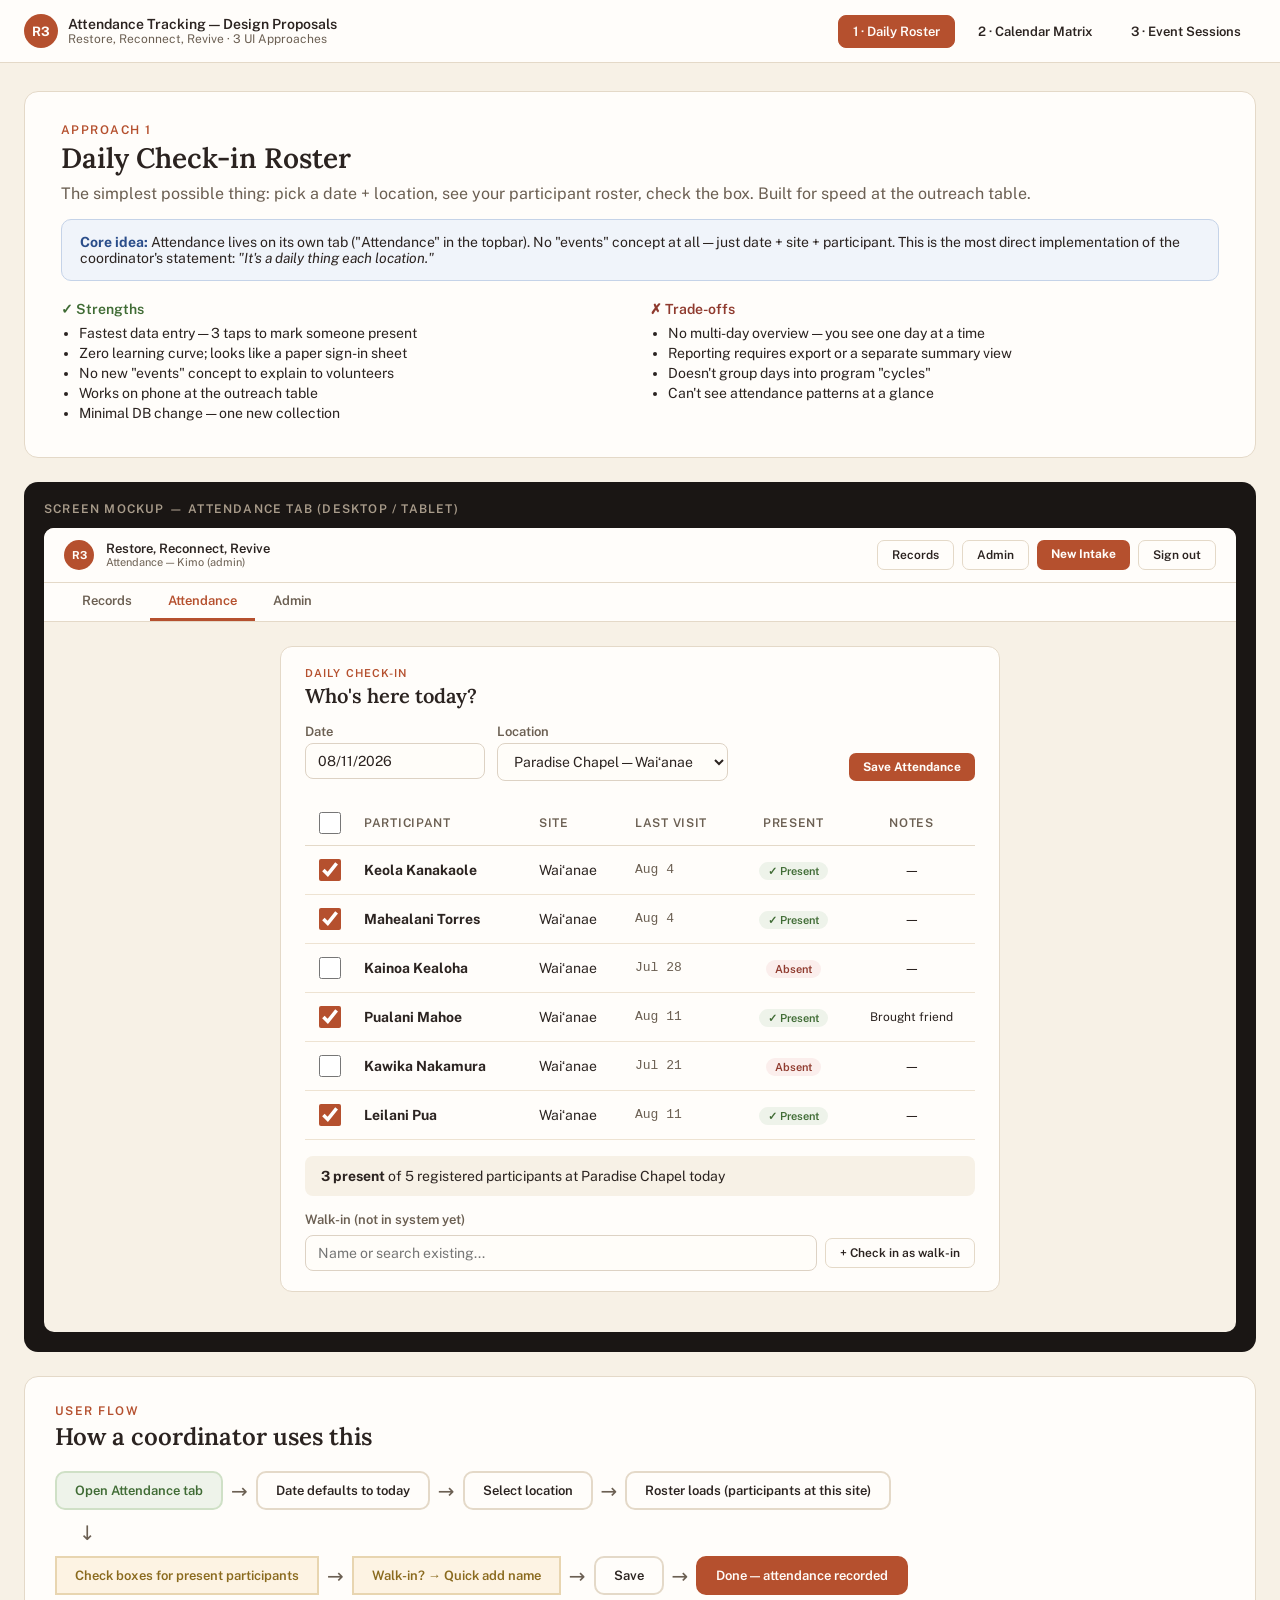
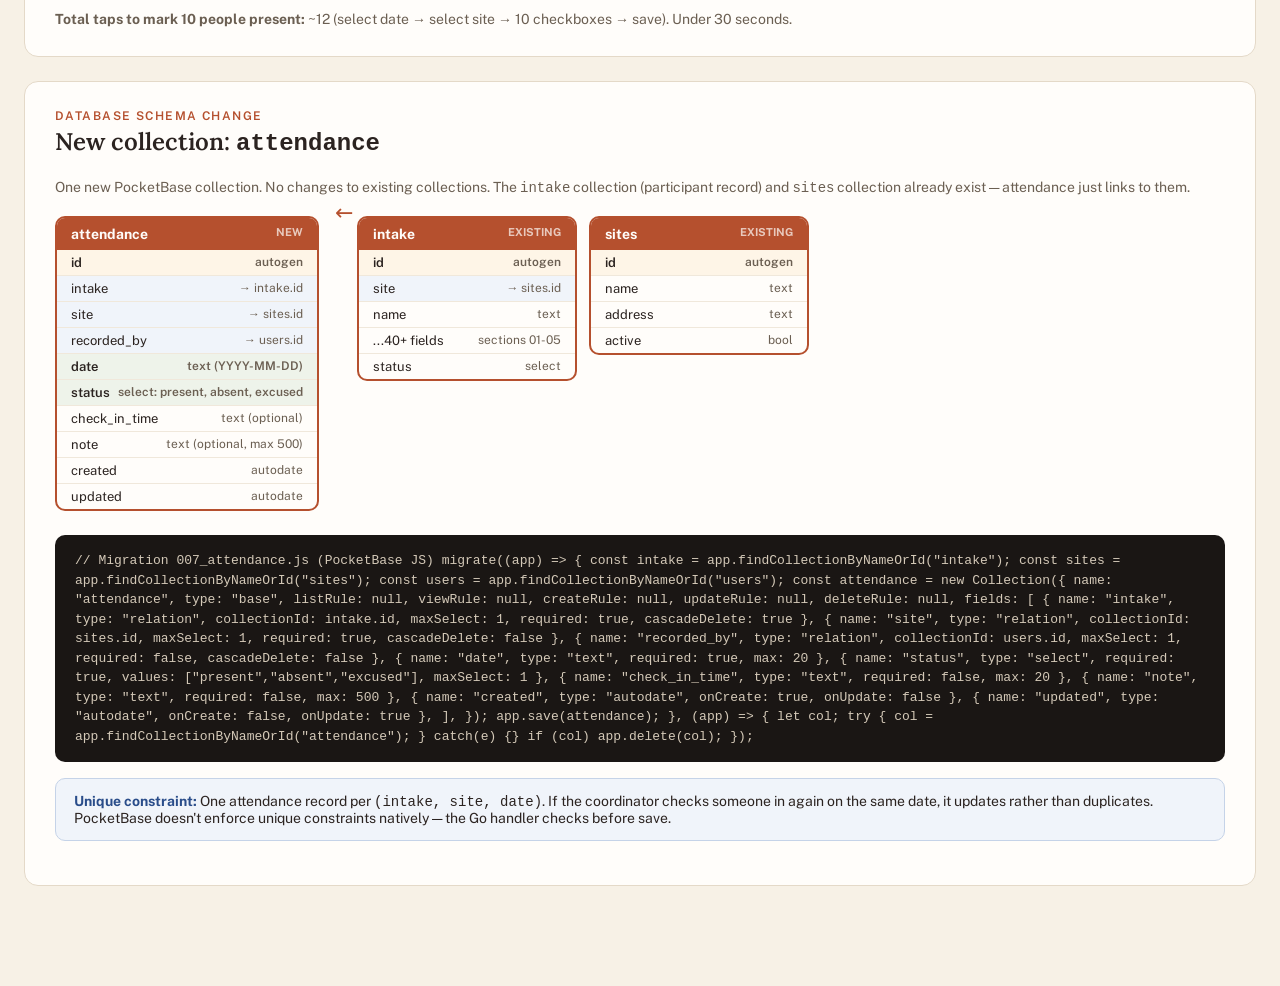
<file: docs/attendance-mockups.html>
<!DOCTYPE html>
<html lang="en">
<head>
<meta charset="utf-8">
<meta name="viewport" content="width=device-width, initial-scale=1">
<title>R3 Attendance Tracking — Three UI Approaches</title>
<link rel="preconnect" href="https://fonts.googleapis.com">
<link href="https://fonts.googleapis.com/css2?family=Public+Sans:wght@400;500;600;700&family=Lora:ital,wght@0,500;0,600;1,500&display=swap" rel="stylesheet">
<style>
  :root {
    --accent: #b5502e;
    --accent-dark: #8a3c20;
    --ink: #2b2320;
    --muted: #6b5f52;
    --card: #fffdfa;
    --bg: #f7f1e6;
    --border: #e4d9c8;
    --input-border: #ddd2c4;
    --error: #b3261e;
    --success-bg: #eef3ea;
    --success-fg: #3f6b34;
    --warn-bg: #fdf3e3;
    --warn-fg: #8a6a1e;
    --danger-bg: #fbeeec;
    --danger-fg: #8f3a2e;
  }
  * { box-sizing: border-box; }
  html, body { margin: 0; }
  body {
    font-family: 'Public Sans', system-ui, sans-serif;
    color: var(--ink);
    background: var(--bg);
    line-height: 1.5;
  }

  /* ---- Nav ---- */
  .nav {
    position: sticky; top: 0; z-index: 100;
    background: var(--card);
    border-bottom: 1px solid var(--border);
    padding: 14px 24px;
    display: flex; align-items: center; gap: 16px; flex-wrap: wrap;
  }
  .nav-brand { display: flex; align-items: center; gap: 10px; }
  .nav-badge {
    width: 34px; height: 34px; border-radius: 50%; background: var(--accent); color: var(--card);
    display: flex; align-items: center; justify-content: center;
    font: 700 13px 'Public Sans', sans-serif; flex: none;
  }
  .nav-title { font: 600 14px 'Public Sans', sans-serif; }
  .nav-sub { font: 400 12px 'Public Sans', sans-serif; color: var(--muted); }
  .nav-links { display: flex; gap: 8px; margin-left: auto; flex-wrap: wrap; }
  .nav-link {
    padding: 8px 14px; border-radius: 8px; text-decoration: none;
    font: 600 13px 'Public Sans', sans-serif; color: var(--ink);
    border: 1px solid transparent; cursor: pointer; transition: all .15s;
  }
  .nav-link:hover { border-color: var(--border); background: var(--bg); }
  .nav-link.active { background: var(--accent); color: var(--card); border-color: var(--accent); }

  /* ---- Layout ---- */
  .container { max-width: 1400px; margin: 0 auto; padding: 28px 24px 80px; }
  .approach-section { display: none; }
  .approach-section.active { display: block; }

  /* ---- Cards ---- */
  .r3-card {
    background: var(--card); border: 1px solid var(--border); border-radius: 14px;
    padding: 28px 30px; margin-bottom: 24px;
    box-shadow: 0 1px 2px rgba(43,35,32,0.04);
  }
  .section-eyebrow {
    font: 600 12px/1 'Public Sans', sans-serif; letter-spacing: .12em;
    text-transform: uppercase; color: var(--accent); margin: 0 0 6px;
  }
  .section-title { font: 600 24px/1.2 'Lora', serif; color: var(--ink); margin: 0 0 20px; }
  .section-title-sm { font: 600 18px/1.2 'Lora', serif; color: var(--ink); margin: 0 0 12px; }

  /* ---- Explanation blocks ---- */
  .approach-header {
    background: var(--card); border: 1px solid var(--border); border-radius: 14px;
    padding: 32px 36px; margin-bottom: 24px;
  }
  .approach-header h1 { font: 600 28px/1.2 'Lora', serif; margin: 0 0 8px; }
  .approach-header .tagline { font: 400 16px 'Public Sans', sans-serif; color: var(--muted); margin: 0 0 16px; }
  .approach-header .pros-cons { display: grid; grid-template-columns: 1fr 1fr; gap: 20px; margin-top: 20px; }
  @media (max-width: 700px) { .approach-header .pros-cons { grid-template-columns: 1fr; } }
  .pros-cons h4 { font: 600 14px 'Public Sans', sans-serif; margin: 0 0 8px; }
  .pros h4 { color: var(--success-fg); }
  .cons h4 { color: var(--danger-fg); }
  .pros-cons ul { margin: 0; padding-left: 18px; font: 14px 'Public Sans', sans-serif; }
  .pros-cons li { margin-bottom: 4px; }

  /* ---- Mockup framing ---- */
  .mockup-frame {
    background: #1a1614; border-radius: 14px; padding: 20px; margin-bottom: 24px;
    overflow-x: auto;
  }
  .mockup-label {
    font: 600 12px 'Public Sans', sans-serif; color: #a99c8b; text-transform: uppercase;
    letter-spacing: .1em; margin-bottom: 12px;
  }
  .mockup-screen {
    background: var(--bg); border-radius: 10px; overflow: hidden;
    max-width: 100%;
  }
  .mockup-screen.wide { max-width: 1200px; }
  .mockup-screen.narrow { max-width: 480px; margin: 0 auto; }

  /* ---- Shared mockup components ---- */
  .mu-topbar {
    background: var(--card); border-bottom: 1px solid var(--border);
    padding: 12px 20px; display: flex; align-items: center; gap: 12px; flex-wrap: wrap;
  }
  .mu-badge {
    width: 30px; height: 30px; border-radius: 50%; background: var(--accent); color: var(--card);
    display: flex; align-items: center; justify-content: center;
    font: 700 11px 'Public Sans', sans-serif; flex: none;
  }
  .mu-brand-title { font: 600 13px 'Public Sans', sans-serif; }
  .mu-brand-sub { font: 400 11px 'Public Sans', sans-serif; color: var(--muted); }
  .mu-actions { margin-left: auto; display: flex; gap: 8px; }
  .mu-btn {
    padding: 7px 14px; border-radius: 7px; font: 600 12px 'Public Sans', sans-serif;
    border: 1px solid var(--border); background: var(--card); color: var(--ink); cursor: pointer;
    text-decoration: none; display: inline-block;
  }
  .mu-btn-primary { background: var(--accent); color: var(--card); border: none; font-weight: 700; }
  .mu-btn-tiny { padding: 4px 10px; font-size: 11px; border-radius: 6px; }

  .mu-tabs {
    display: flex; gap: 0; border-bottom: 1px solid var(--border); background: var(--card);
    padding: 0 20px;
  }
  .mu-tab {
    padding: 10px 18px; font: 600 13px 'Public Sans', sans-serif; color: var(--muted);
    border-bottom: 3px solid transparent; cursor: pointer; text-decoration: none;
  }
  .mu-tab.active { color: var(--accent); border-bottom-color: var(--accent); }

  .mu-content { padding: 24px 20px; }
  .mu-content.narrow { max-width: 760px; margin: 0 auto; }

  .mu-card {
    background: var(--card); border: 1px solid var(--border); border-radius: 12px;
    padding: 20px 24px; margin-bottom: 16px;
  }
  .mu-eyebrow {
    font: 600 11px 'Public Sans', sans-serif; letter-spacing: .1em;
    text-transform: uppercase; color: var(--accent); margin-bottom: 4px;
  }
  .mu-h2 { font: 600 20px 'Lora', serif; margin: 0 0 16px; }
  .mu-h3 { font: 600 16px 'Lora', serif; margin: 0 0 12px; }

  .mu-field { margin-bottom: 14px; }
  .mu-label { display: block; font: 600 13px 'Public Sans', sans-serif; color: var(--muted); margin-bottom: 4px; }
  .mu-input {
    display: inline-block; padding: 9px 12px; border: 1px solid var(--input-border);
    border-radius: 8px; font: 14px 'Public Sans', sans-serif; background: #fffdf9;
    color: var(--ink); min-width: 180px;
  }
  .mu-select {
    padding: 9px 12px; border: 1px solid var(--input-border); border-radius: 8px;
    font: 14px 'Public Sans', sans-serif; background: #fffdf9; color: var(--ink);
  }

  .mu-table { width: 100%; border-collapse: collapse; font: 14px 'Public Sans', sans-serif; }
  .mu-table th {
    text-align: left; font: 600 12px 'Public Sans', sans-serif; color: var(--muted);
    text-transform: uppercase; letter-spacing: .06em; padding: 8px 10px;
    border-bottom: 1px solid var(--border);
  }
  .mu-table td { padding: 10px; border-bottom: 1px solid #eee3d2; vertical-align: middle; }

  .mu-status-badge {
    font: 600 11px 'Public Sans', sans-serif; padding: 3px 9px; border-radius: 999px;
    text-transform: capitalize;
  }
  .mu-status-present { background: var(--success-bg); color: var(--success-fg); }
  .mu-status-absent { background: var(--danger-bg); color: var(--danger-fg); }
  .mu-status-excused { background: var(--warn-bg); color: var(--warn-fg); }

  .mu-checkbox {
    width: 22px; height: 22px; accent-color: var(--accent); cursor: pointer;
    display: inline-flex; align-items: center; justify-content: center;
  }
  .mu-check-cell { text-align: center; }

  /* ---- Flowchart ---- */
  .flowchart {
    background: var(--card); border: 1px solid var(--border); border-radius: 14px;
    padding: 28px 30px; margin-bottom: 24px;
  }
  .flow-step {
    display: inline-block; padding: 10px 18px; border-radius: 10px;
    font: 600 13px 'Public Sans', sans-serif; text-align: center;
    border: 2px solid;
  }
  .flow-step.start { background: var(--success-bg); border-color: #cfe0c6; color: var(--success-fg); }
  .flow-step.process { background: var(--card); border-color: var(--border); color: var(--ink); }
  .flow-step.decision { background: var(--warn-bg); border-color: #e8d5b0; color: var(--warn-fg); border-radius: 0; transform: rotate(0deg); }
  .flow-step.end { background: var(--accent); border-color: var(--accent); color: var(--card); }
  .flow-arrow {
    display: inline-block; color: var(--muted); font-size: 20px;
    margin: 0 4px; vertical-align: middle;
  }
  .flow-row { display: flex; align-items: center; gap: 4px; flex-wrap: wrap; margin-bottom: 8px; }

  /* ---- Schema diagram ---- */
  .schema-diagram {
    background: var(--card); border: 1px solid var(--border); border-radius: 14px;
    padding: 28px 30px; margin-bottom: 24px;
  }
  .schema-table {
    display: inline-block; vertical-align: top; margin: 0 12px 12px 0;
    border: 2px solid var(--accent); border-radius: 10px; overflow: hidden; min-width: 220px;
  }
  .schema-table .st-name {
    background: var(--accent); color: var(--card);
    font: 700 14px 'Public Sans', sans-serif; padding: 8px 14px;
  }
  .schema-table .st-field {
    padding: 5px 14px; font: 13px 'Public Sans', sans-serif;
    border-bottom: 1px solid #f0e8db; display: flex; justify-content: space-between; gap: 8px;
  }
  .schema-table .st-field:last-child { border-bottom: none; }
  .schema-table .st-field .st-type { color: var(--muted); font-size: 12px; }
  .schema-table .st-field.pk { background: #fef5e7; font-weight: 600; }
  .schema-table .st-field.fk { background: #f0f4fa; }
  .schema-table .st-field.new { background: #eef3ea; font-weight: 600; }
  .schema-table .st-field .st-badge {
    font: 600 10px 'Public Sans', sans-serif; padding: 1px 6px; border-radius: 4px;
  }
  .schema-arrow {
    display: inline-block; color: var(--accent); font-size: 22px; vertical-align: middle;
    margin: 0 4px; position: relative; top: -20px;
  }

  /* ---- Checkbox grid for mockup ---- */
  .mu-checkbox-grid {
    display: grid; grid-template-columns: 1fr 60px 60px 60px; gap: 1px;
    background: var(--border); border-radius: 8px; overflow: hidden;
  }
  .mu-checkbox-grid > div { background: var(--card); padding: 8px 10px; font: 13px 'Public Sans', sans-serif; }
  .mu-checkbox-grid .gheader { background: #f7f1e6; font-weight: 600; font-size: 12px; color: var(--muted); text-transform: uppercase; letter-spacing: .04em; }

  /* ---- Calendar mockup ---- */
  .mu-calendar { display: grid; grid-template-columns: repeat(7, 1fr); gap: 4px; }
  .mu-cal-day {
    border: 1px solid var(--border); border-radius: 8px; padding: 8px;
    min-height: 70px; background: var(--card); font: 12px 'Public Sans', sans-serif;
  }
  .mu-cal-day.has-attendance { border-color: #cfe0c6; background: #f6fbf4; }
  .mu-cal-day.today { border-color: var(--accent); border-width: 2px; }
  .mu-cal-day .cal-num { font-weight: 600; margin-bottom: 4px; }
  .mu-cal-day .cal-count { font: 600 11px 'Public Sans', sans-serif; color: var(--success-fg); }

  /* ---- Matrix grid ---- */
  .mu-matrix { overflow-x: auto; }
  .mu-matrix table { font-size: 12px; }
  .mu-matrix .dot-present { width: 12px; height: 12px; border-radius: 50%; background: var(--success-fg); display: inline-block; }
  .mu-matrix .dot-absent { width: 12px; height: 12px; border-radius: 50%; background: #eee; display: inline-block; border: 1px solid var(--border); }

  /* ---- Misc ---- */
  .info-callout {
    background: #f0f4fa; border: 1px solid #c5d3e8; border-radius: 10px;
    padding: 14px 18px; margin: 16px 0; font: 14px 'Public Sans', sans-serif;
  }
  .info-callout strong { color: #2a4d8a; }
  .code-block {
    background: #1a1614; color: #d4c9b8; border-radius: 10px; padding: 16px 20px;
    font: 13px/1.5 ui-monospace, SFMono-Regular, Menlo, monospace; margin: 12px 0;
    overflow-x: auto;
  }
  .two-col { display: grid; grid-template-columns: 1fr 1fr; gap: 24px; }
  @media (max-width: 700px) { .two-col { grid-template-columns: 1fr; } }
</style>
</head>
<body>

<!-- ============ NAV ============ -->
<div class="nav">
  <div class="nav-brand">
    <div class="nav-badge">R3</div>
    <div>
      <div class="nav-title">Attendance Tracking — Design Proposals</div>
      <div class="nav-sub">Restore, Reconnect, Revive · 3 UI Approaches</div>
    </div>
  </div>
  <div class="nav-links">
    <a class="nav-link active" data-target="approach-1">1 · Daily Roster</a>
    <a class="nav-link" data-target="approach-2">2 · Calendar Matrix</a>
    <a class="nav-link" data-target="approach-3">3 · Event Sessions</a>
  </div>
</div>

<!-- ============================================================ -->
<!-- APPROACH 1: DAILY ROSTER / CHECK-IN SHEET                    -->
<!-- ============================================================ -->
<div id="approach-1" class="approach-section active">
  <div class="container">

    <div class="approach-header">
      <div class="section-eyebrow">Approach 1</div>
      <h1>Daily Check-in Roster</h1>
      <p class="tagline">The simplest possible thing: pick a date + location, see your participant roster, check the box. Built for speed at the outreach table.</p>

      <div class="info-callout">
        <strong>Core idea:</strong> Attendance lives on its own tab ("Attendance" in the topbar). No "events" concept at all — just date + site + participant. This is the most direct implementation of the coordinator's statement: <em>"It's a daily thing each location."</em>
      </div>

      <div class="pros-cons">
        <div class="pros">
          <h4>✓ Strengths</h4>
          <ul>
            <li>Fastest data entry — 3 taps to mark someone present</li>
            <li>Zero learning curve; looks like a paper sign-in sheet</li>
            <li>No new "events" concept to explain to volunteers</li>
            <li>Works on phone at the outreach table</li>
            <li>Minimal DB change — one new collection</li>
          </ul>
        </div>
        <div class="cons">
          <h4>✗ Trade-offs</h4>
          <ul>
            <li>No multi-day overview — you see one day at a time</li>
            <li>Reporting requires export or a separate summary view</li>
            <li>Doesn't group days into program "cycles"</li>
            <li>Can't see attendance patterns at a glance</li>
          </ul>
        </div>
      </div>
    </div>

    <!-- ---- Screen Mockup ---- -->
    <div class="mockup-frame">
      <div class="mockup-label">Screen Mockup — Attendance Tab (Desktop / Tablet)</div>
      <div class="mockup-screen">
        <div class="mu-topbar">
          <div class="mu-badge">R3</div>
          <div>
            <div class="mu-brand-title">Restore, Reconnect, Revive</div>
            <div class="mu-brand-sub">Attendance — Kimo (admin)</div>
          </div>
          <div class="mu-actions">
            <a class="mu-btn">Records</a>
            <a class="mu-btn">Admin</a>
            <a class="mu-btn mu-btn-primary">New Intake</a>
            <a class="mu-btn">Sign out</a>
          </div>
        </div>

        <div class="mu-tabs">
          <a class="mu-tab">Records</a>
          <a class="mu-tab active">Attendance</a>
          <a class="mu-tab">Admin</a>
        </div>

        <div class="mu-content narrow">
          <div class="mu-card">
            <div class="mu-eyebrow">Daily Check-in</div>
            <div class="mu-h2">Who's here today?</div>

            <div style="display:flex; gap:12px; flex-wrap:wrap; margin-bottom:20px;">
              <div class="mu-field" style="margin:0;">
                <label class="mu-label">Date</label>
                <input class="mu-input" type="text" value="08/11/2026" style="width:140px;">
              </div>
              <div class="mu-field" style="margin:0;">
                <label class="mu-label">Location</label>
                <select class="mu-select">
                  <option>Paradise Chapel — Waiʻanae</option>
                  <option>Kapolei Public Library</option>
                </select>
              </div>
              <div class="mu-field" style="margin:0; margin-left:auto; align-self:flex-end;">
                <button class="mu-btn mu-btn-primary">Save Attendance</button>
              </div>
            </div>

            <table class="mu-table">
              <thead>
                <tr>
                  <th style="width:28px;"><input type="checkbox" class="mu-checkbox"></th>
                  <th>Participant</th>
                  <th>Site</th>
                  <th>Last visit</th>
                  <th style="text-align:center;">Present</th>
                  <th style="text-align:center;">Notes</th>
                </tr>
              </thead>
              <tbody>
                <tr>
                  <td class="mu-check-cell"><input type="checkbox" class="mu-checkbox" checked></td>
                  <td><strong>Keola Kanakaole</strong></td>
                  <td>Waiʻanae</td>
                  <td class="mono" style="font:13px monospace; color:var(--muted);">Aug 4</td>
                  <td class="mu-check-cell"><span class="mu-status-badge mu-status-present">✓ Present</span></td>
                  <td style="text-align:center;">—</td>
                </tr>
                <tr>
                  <td class="mu-check-cell"><input type="checkbox" class="mu-checkbox" checked></td>
                  <td><strong>Mahealani Torres</strong></td>
                  <td>Waiʻanae</td>
                  <td class="mono" style="font:13px monospace; color:var(--muted);">Aug 4</td>
                  <td class="mu-check-cell"><span class="mu-status-badge mu-status-present">✓ Present</span></td>
                  <td style="text-align:center;">—</td>
                </tr>
                <tr>
                  <td class="mu-check-cell"><input type="checkbox" class="mu-checkbox"></td>
                  <td><strong>Kainoa Kealoha</strong></td>
                  <td>Waiʻanae</td>
                  <td class="mono" style="font:13px monospace; color:var(--muted);">Jul 28</td>
                  <td class="mu-check-cell"><span class="mu-status-badge mu-status-absent">Absent</span></td>
                  <td style="text-align:center;">—</td>
                </tr>
                <tr>
                  <td class="mu-check-cell"><input type="checkbox" class="mu-checkbox" checked></td>
                  <td><strong>Pualani Mahoe</strong></td>
                  <td>Waiʻanae</td>
                  <td class="mono" style="font:13px monospace; color:var(--muted);">Aug 11</td>
                  <td class="mu-check-cell"><span class="mu-status-badge mu-status-present">✓ Present</span></td>
                  <td style="text-align:center; font-size:12px;">Brought friend</td>
                </tr>
                <tr>
                  <td class="mu-check-cell"><input type="checkbox" class="mu-checkbox"></td>
                  <td><strong> Kawika Nakamura</strong></td>
                  <td>Waiʻanae</td>
                  <td class="mono" style="font:13px monospace; color:var(--muted);">Jul 21</td>
                  <td class="mu-check-cell"><span class="mu-status-badge mu-status-absent">Absent</span></td>
                  <td style="text-align:center;">—</td>
                </tr>
                <tr>
                  <td class="mu-check-cell"><input type="checkbox" class="mu-checkbox" checked></td>
                  <td><strong>Leilani Pua</strong></td>
                  <td>Waiʻanae</td>
                  <td class="mono" style="font:13px monospace; color:var(--muted);">Aug 11</td>
                  <td class="mu-check-cell"><span class="mu-status-badge mu-status-present">✓ Present</span></td>
                  <td style="text-align:center;">—</td>
                </tr>
              </tbody>
            </table>

            <div style="margin-top:16px; padding:12px 16px; background:#f7f1e6; border-radius:8px; font:14px 'Public Sans';">
              <strong>3 present</strong> of 5 registered participants at Paradise Chapel today
            </div>

            <div style="margin-top:16px;">
              <div class="mu-label" style="margin-bottom:8px;">Walk-in (not in system yet)</div>
              <div style="display:flex; gap:8px; align-items:center;">
                <input class="mu-input" placeholder="Name or search existing..." style="flex:1;">
                <button class="mu-btn">+ Check in as walk-in</button>
              </div>
            </div>
          </div>
        </div>
      </div>
    </div>

    <!-- ---- Flowchart ---- -->
    <div class="flowchart">
      <div class="section-eyebrow">User Flow</div>
      <h2 class="section-title">How a coordinator uses this</h2>
      <div class="flow-row">
        <div class="flow-step start">Open Attendance tab</div>
        <span class="flow-arrow">→</span>
        <div class="flow-step process">Date defaults to today</div>
        <span class="flow-arrow">→</span>
        <div class="flow-step process">Select location</div>
        <span class="flow-arrow">→</span>
        <div class="flow-step process">Roster loads (participants at this site)</div>
      </div>
      <div class="flow-row" style="margin-left:20px;">
        <span class="flow-arrow">↓</span>
      </div>
      <div class="flow-row">
        <div class="flow-step decision">Check boxes for present participants</div>
        <span class="flow-arrow">→</span>
        <div class="flow-step decision">Walk-in? → Quick add name</div>
        <span class="flow-arrow">→</span>
        <div class="flow-step process">Save</div>
        <span class="flow-arrow">→</span>
        <div class="flow-step end">Done — attendance recorded</div>
      </div>
      <div style="margin-top:16px; font:14px 'Public Sans'; color:var(--muted);">
        <strong>Total taps to mark 10 people present:</strong> ~12 (select date → select site → 10 checkboxes → save). Under 30 seconds.
      </div>
    </div>

    <!-- ---- DB Schema ---- -->
    <div class="schema-diagram">
      <div class="section-eyebrow">Database Schema Change</div>
      <h2 class="section-title">New collection: <code>attendance</code></h2>
      <p style="font:14px 'Public Sans'; color:var(--muted); margin-bottom:20px;">
        One new PocketBase collection. No changes to existing collections. The <code>intake</code> collection (participant record) and <code>sites</code> collection already exist — attendance just links to them.
      </p>
      <div style="display:flex; flex-wrap:wrap; align-items:flex-start; gap:0;">
        <div class="schema-table">
          <div class="st-name">attendance <span style="float:right; font-size:11px; opacity:.7;">NEW</span></div>
          <div class="st-field pk"><span>id</span><span class="st-type">autogen</span></div>
          <div class="st-field fk"><span>intake</span><span class="st-type">→ intake.id</span></div>
          <div class="st-field fk"><span>site</span><span class="st-type">→ sites.id</span></div>
          <div class="st-field fk"><span>recorded_by</span><span class="st-type">→ users.id</span></div>
          <div class="st-field new"><span>date</span><span class="st-type">text (YYYY-MM-DD)</span></div>
          <div class="st-field new"><span>status</span><span class="st-type">select: present, absent, excused</span></div>
          <div class="st-field"><span>check_in_time</span><span class="st-type">text (optional)</span></div>
          <div class="st-field"><span>note</span><span class="st-type">text (optional, max 500)</span></div>
          <div class="st-field"><span>created</span><span class="st-type">autodate</span></div>
          <div class="st-field"><span>updated</span><span class="st-type">autodate</span></div>
        </div>
        <div class="schema-arrow">←</div>
        <div class="schema-table">
          <div class="st-name">intake <span style="float:right; font-size:11px; opacity:.7;">EXISTING</span></div>
          <div class="st-field pk"><span>id</span><span class="st-type">autogen</span></div>
          <div class="st-field fk"><span>site</span><span class="st-type">→ sites.id</span></div>
          <div class="st-field"><span>name</span><span class="st-type">text</span></div>
          <div class="st-field"><span>...40+ fields</span><span class="st-type">sections 01-05</span></div>
          <div class="st-field"><span>status</span><span class="st-type">select</span></div>
        </div>
        <div class="schema-table">
          <div class="st-name">sites <span style="float:right; font-size:11px; opacity:.7;">EXISTING</span></div>
          <div class="st-field pk"><span>id</span><span class="st-type">autogen</span></div>
          <div class="st-field"><span>name</span><span class="st-type">text</span></div>
          <div class="st-field"><span>address</span><span class="st-type">text</span></div>
          <div class="st-field"><span>active</span><span class="st-type">bool</span></div>
        </div>
      </div>
      <div class="code-block">// Migration 007_attendance.js (PocketBase JS)

migrate((app) => {
  const intake = app.findCollectionByNameOrId("intake");
  const sites  = app.findCollectionByNameOrId("sites");
  const users  = app.findCollectionByNameOrId("users");

  const attendance = new Collection({
    name: "attendance",
    type: "base",
    listRule: null, viewRule: null,
    createRule: null, updateRule: null, deleteRule: null,
    fields: [
      { name: "intake",      type: "relation", collectionId: intake.id, maxSelect: 1, required: true,  cascadeDelete: true  },
      { name: "site",        type: "relation", collectionId: sites.id,  maxSelect: 1, required: true,  cascadeDelete: false },
      { name: "recorded_by", type: "relation", collectionId: users.id,  maxSelect: 1, required: false, cascadeDelete: false },
      { name: "date",        type: "text", required: true, max: 20 },
      { name: "status",      type: "select", required: true, values: ["present","absent","excused"], maxSelect: 1 },
      { name: "check_in_time", type: "text", required: false, max: 20 },
      { name: "note",        type: "text", required: false, max: 500 },
      { name: "created", type: "autodate", onCreate: true,  onUpdate: false },
      { name: "updated", type: "autodate", onCreate: false, onUpdate: true  },
    ],
  });
  app.save(attendance);
}, (app) => {
  let col; try { col = app.findCollectionByNameOrId("attendance"); } catch(e) {}
  if (col) app.delete(col);
});</div>
      <div class="info-callout" style="margin-top:16px;">
        <strong>Unique constraint:</strong> One attendance record per <code>(intake, site, date)</code>. If the coordinator checks someone in again on the same date, it updates rather than duplicates. PocketBase doesn't enforce unique constraints natively — the Go handler checks before save.
      </div>
    </div>

  </div>
</div>

<!-- ============================================================ -->
<!-- APPROACH 2: CALENDAR MATRIX / ATTENDANCE OVERVIEW             -->
<!-- ============================================================ -->
<div id="approach-2" class="approach-section">
  <div class="container">

    <div class="approach-header">
      <div class="section-eyebrow">Approach 2</div>
      <h1>Calendar Matrix — Attendance Overview</h1>
      <p class="tagline">A spreadsheet-style grid: participants as rows, dates as columns. See who's been showing up, who's stopped coming, and patterns over weeks — all on one screen.</p>

      <div class="info-callout">
        <strong>Core idea:</strong> Same <code>attendance</code> collection as Approach 1, but the primary UI is a matrix grid instead of a daily roster. You can see the full "event" (multi-week program) at a glance. Click any cell to toggle present/absent. The calendar strip on top lets you jump to any date range.
      </div>

      <div class="pros-cons">
        <div class="pros">
          <h4>✓ Strengths</h4>
          <ul>
            <li>Visual overview — immediately see attendance patterns</li>
            <li>Spot dropouts (someone who stopped coming)</li>
            <li>Great for reporting to funders/board</li>
            <li>Can export as CSV for grants</li>
            <li>Multi-week view matches "events last weeks"</li>
          </ul>
        </div>
        <div class="cons">
          <h4>✗ Trade-offs</h4>
          <ul>
            <li>More complex UI than a simple checklist</li>
            <li>Can get wide with many dates (scrolls horizontally)</li>
            <li>Not as fast for quick daily check-in</li>
            <li>Better as a secondary "overview" view alongside Approach 1</li>
          </ul>
        </div>
      </div>
    </div>

    <!-- ---- Screen Mockup ---- -->
    <div class="mockup-frame">
      <div class="mockup-label">Screen Mockup — Attendance Matrix (Desktop)</div>
      <div class="mockup-screen wide">
        <div class="mu-topbar">
          <div class="mu-badge">R3</div>
          <div>
            <div class="mu-brand-title">Restore, Reconnect, Revive</div>
            <div class="mu-brand-sub">Attendance Matrix — Kimo (admin)</div>
          </div>
          <div class="mu-actions">
            <a class="mu-btn">Records</a>
            <a class="mu-btn">Admin</a>
            <a class="mu-btn mu-btn-primary">New Intake</a>
          </div>
        </div>

        <div class="mu-tabs">
          <a class="mu-tab">Records</a>
          <a class="mu-tab">Daily Check-in</a>
          <a class="mu-tab active">Matrix Overview</a>
          <a class="mu-tab">Admin</a>
        </div>

        <div class="mu-content">
          <!-- Filters -->
          <div style="display:flex; gap:12px; flex-wrap:wrap; margin-bottom:20px; align-items:flex-end;">
            <div class="mu-field" style="margin:0;">
              <label class="mu-label">Location</label>
              <select class="mu-select">
                <option>Paradise Chapel — Waiʻanae</option>
                <option>Kapolei Public Library</option>
                <option>All locations</option>
              </select>
            </div>
            <div class="mu-field" style="margin:0;">
              <label class="mu-label">From</label>
              <input class="mu-input" type="text" value="Jul 28, 2026" style="width:130px;">
            </div>
            <div class="mu-field" style="margin:0;">
              <label class="mu-label">To</label>
              <input class="mu-input" type="text" value="Aug 11, 2026" style="width:130px;">
            </div>
            <button class="mu-btn mu-btn-primary">Apply</button>
            <button class="mu-btn" style="margin-left:auto;">Export CSV</button>
          </div>

          <!-- Matrix table -->
          <div class="mu-matrix">
          <table class="mu-table" style="width:100%; border:1px solid var(--border); border-radius:10px; overflow:hidden;">
            <thead>
              <tr style="background:#f7f1e6;">
                <th style="text-align:left; padding:10px; min-width:160px;">Participant</th>
                <th style="text-align:center; padding:10px;">Total</th>
                <th style="text-align:center; padding:10px;">Jul 28</th>
                <th style="text-align:center; padding:10px;">Jul 29</th>
                <th style="text-align:center; padding:10px;">Jul 30</th>
                <th style="text-align:center; padding:10px;">Jul 31</th>
                <th style="text-align:center; padding:10px;">Aug 1</th>
                <th style="text-align:center; padding:10px;">Aug 4</th>
                <th style="text-align:center; padding:10px;">Aug 5</th>
                <th style="text-align:center; padding:10px;">Aug 6</th>
                <th style="text-align:center; padding:10px;">Aug 7</th>
                <th style="text-align:center; padding:10px;">Aug 8</th>
                <th style="text-align:center; padding:10px;">Aug 11</th>
              </tr>
            </thead>
            <tbody>
              <tr>
                <td style="padding:10px;"><strong>Keola Kanakaole</strong></td>
                <td style="text-align:center;"><span class="mu-status-badge mu-status-present">8/10</span></td>
                <td class="mu-check-cell"><span class="dot-present" style="width:14px;height:14px;border-radius:50%;background:var(--success-fg);display:inline-block;"></span></td>
                <td class="mu-check-cell"><span style="width:14px;height:14px;border-radius:50%;background:var(--success-fg);display:inline-block;"></span></td>
                <td class="mu-check-cell"><span style="width:14px;height:14px;border-radius:50%;background:#eee;border:1px solid var(--border);display:inline-block;"></span></td>
                <td class="mu-check-cell"><span style="width:14px;height:14px;border-radius:50%;background:var(--success-fg);display:inline-block;"></span></td>
                <td class="mu-check-cell"><span style="width:14px;height:14px;border-radius:50%;background:var(--success-fg);display:inline-block;"></span></td>
                <td class="mu-check-cell"><span style="width:14px;height:14px;border-radius:50%;background:var(--success-fg);display:inline-block;"></span></td>
                <td class="mu-check-cell"><span style="width:14px;height:14px;border-radius:50%;background:var(--success-fg);display:inline-block;"></span></td>
                <td class="mu-check-cell"><span style="width:14px;height:14px;border-radius:50%;background:#eee;border:1px solid var(--border);display:inline-block;"></span></td>
                <td class="mu-check-cell"><span style="width:14px;height:14px;border-radius:50%;background:var(--success-fg);display:inline-block;"></span></td>
                <td class="mu-check-cell"><span style="width:14px;height:14px;border-radius:50%;background:var(--success-fg);display:inline-block;"></span></td>
                <td class="mu-check-cell"><span style="width:14px;height:14px;border-radius:50%;background:var(--success-fg);display:inline-block;"></span></td>
              </tr>
              <tr>
                <td style="padding:10px;"><strong>Mahealani Torres</strong></td>
                <td style="text-align:center;"><span class="mu-status-badge mu-status-present">6/10</span></td>
                <td class="mu-check-cell"><span style="width:14px;height:14px;border-radius:50%;background:var(--success-fg);display:inline-block;"></span></td>
                <td class="mu-check-cell"><span style="width:14px;height:14px;border-radius:50%;background:#eee;border:1px solid var(--border);display:inline-block;"></span></td>
                <td class="mu-check-cell"><span style="width:14px;height:14px;border-radius:50%;background:var(--success-fg);display:inline-block;"></span></td>
                <td class="mu-check-cell"><span style="width:14px;height:14px;border-radius:50%;background:#eee;border:1px solid var(--border);display:inline-block;"></span></td>
                <td class="mu-check-cell"><span style="width:14px;height:14px;border-radius:50%;background:var(--success-fg);display:inline-block;"></span></td>
                <td class="mu-check-cell"><span style="width:14px;height:14px;border-radius:50%;background:var(--success-fg);display:inline-block;"></span></td>
                <td class="mu-check-cell"><span style="width:14px;height:14px;border-radius:50%;background:#eee;border:1px solid var(--border);display:inline-block;"></span></td>
                <td class="mu-check-cell"><span style="width:14px;height:14px;border-radius:50%;background:var(--success-fg);display:inline-block;"></span></td>
                <td class="mu-check-cell"><span style="width:14px;height:14px;border-radius:50%;background:var(--success-fg);display:inline-block;"></span></td>
                <td class="mu-check-cell"><span style="width:14px;height:14px;border-radius:50%;background:#eee;border:1px solid var(--border);display:inline-block;"></span></td>
                <td class="mu-check-cell"><span style="width:14px;height:14px;border-radius:50%;background:var(--success-fg);display:inline-block;"></span></td>
              </tr>
              <tr>
                <td style="padding:10px;"><strong>Kainoa Kealoha</strong></td>
                <td style="text-align:center;"><span class="mu-status-badge mu-status-absent">2/10</span></td>
                <td class="mu-check-cell"><span style="width:14px;height:14px;border-radius:50%;background:var(--success-fg);display:inline-block;"></span></td>
                <td class="mu-check-cell"><span style="width:14px;height:14px;border-radius:50%;background:#eee;border:1px solid var(--border);display:inline-block;"></span></td>
                <td class="mu-check-cell"><span style="width:14px;height:14px;border-radius:50%;background:var(--success-fg);display:inline-block;"></span></td>
                <td class="mu-check-cell"><span style="width:14px;height:14px;border-radius:50%;background:#eee;border:1px solid var(--border);display:inline-block;"></span></td>
                <td class="mu-check-cell"><span style="width:14px;height:14px;border-radius:50%;background:#eee;border:1px solid var(--border);display:inline-block;"></span></td>
                <td class="mu-check-cell"><span style="width:14px;height:14px;border-radius:50%;background:#eee;border:1px solid var(--border);display:inline-block;"></span></td>
                <td class="mu-check-cell"><span style="width:14px;height:14px;border-radius:50%;background:#eee;border:1px solid var(--border);display:inline-block;"></span></td>
                <td class="mu-check-cell"><span style="width:14px;height:14px;border-radius:50%;background:#eee;border:1px solid var(--border);display:inline-block;"></span></td>
                <td class="mu-check-cell"><span style="width:14px;height:14px;border-radius:50%;background:#eee;border:1px solid var(--border);display:inline-block;"></span></td>
                <td class="mu-check-cell"><span style="width:14px;height:14px;border-radius:50%;background:#eee;border:1px solid var(--border);display:inline-block;"></span></td>
                <td class="mu-check-cell"><span style="width:14px;height:14px;border-radius:50%;background:#eee;border:1px solid var(--border);display:inline-block;"></span></td>
              </tr>
              <tr style="background:#fbeeec;">
                <td style="padding:10px;"><strong>Kawika Nakamura</strong> <span style="font:600 10px 'Public Sans'; background:var(--danger-bg); color:var(--danger-fg); padding:2px 6px; border-radius:4px; margin-left:4px;">STOPPED</span></td>
                <td style="text-align:center;"><span class="mu-status-badge mu-status-absent">3/10</span></td>
                <td class="mu-check-cell"><span style="width:14px;height:14px;border-radius:50%;background:var(--success-fg);display:inline-block;"></span></td>
                <td class="mu-check-cell"><span style="width:14px;height:14px;border-radius:50%;background:var(--success-fg);display:inline-block;"></span></td>
                <td class="mu-check-cell"><span style="width:14px;height:14px;border-radius:50%;background:var(--success-fg);display:inline-block;"></span></td>
                <td class="mu-check-cell"><span style="width:14px;height:14px;border-radius:50%;background:#eee;border:1px solid var(--border);display:inline-block;"></span></td>
                <td class="mu-check-cell"><span style="width:14px;height:14px;border-radius:50%;background:#eee;border:1px solid var(--border);display:inline-block;"></span></td>
                <td class="mu-check-cell"><span style="width:14px;height:14px;border-radius:50%;background:#eee;border:1px solid var(--border);display:inline-block;"></span></td>
                <td class="mu-check-cell"><span style="width:14px;height:14px;border-radius:50%;background:#eee;border:1px solid var(--border);display:inline-block;"></span></td>
                <td class="mu-check-cell"><span style="width:14px;height:14px;border-radius:50%;background:#eee;border:1px solid var(--border);display:inline-block;"></span></td>
                <td class="mu-check-cell"><span style="width:14px;height:14px;border-radius:50%;background:#eee;border:1px solid var(--border);display:inline-block;"></span></td>
                <td class="mu-check-cell"><span style="width:14px;height:14px;border-radius:50%;background:#eee;border:1px solid var(--border);display:inline-block;"></span></td>
                <td class="mu-check-cell"><span style="width:14px;height:14px;border-radius:50%;background:#eee;border:1px solid var(--border);display:inline-block;"></span></td>
              </tr>
              <tr>
                <td style="padding:10px;"><strong>Pualani Mahoe</strong></td>
                <td style="text-align:center;"><span class="mu-status-badge mu-status-present">7/10</span></td>
                <td class="mu-check-cell"><span style="width:14px;height:14px;border-radius:50%;background:#eee;border:1px solid var(--border);display:inline-block;"></span></td>
                <td class="mu-check-cell"><span style="width:14px;height:14px;border-radius:50%;background:var(--success-fg);display:inline-block;"></span></td>
                <td class="mu-check-cell"><span style="width:14px;height:14px;border-radius:50%;background:var(--success-fg);display:inline-block;"></span></td>
                <td class="mu-check-cell"><span style="width:14px;height:14px;border-radius:50%;background:var(--success-fg);display:inline-block;"></span></td>
                <td class="mu-check-cell"><span style="width:14px;height:14px;border-radius:50%;background:#eee;border:1px solid var(--border);display:inline-block;"></span></td>
                <td class="mu-check-cell"><span style="width:14px;height:14px;border-radius:50%;background:var(--success-fg);display:inline-block;"></span></td>
                <td class="mu-check-cell"><span style="width:14px;height:14px;border-radius:50%;background:var(--success-fg);display:inline-block;"></span></td>
                <td class="mu-check-cell"><span style="width:14px;height:14px;border-radius:50%;background:var(--success-fg);display:inline-block;"></span></td>
                <td class="mu-check-cell"><span style="width:14px;height:14px;border-radius:50%;background:var(--success-fg);display:inline-block;"></span></td>
                <td class="mu-check-cell"><span style="width:14px;height:14px;border-radius:50%;background:#eee;border:1px solid var(--border);display:inline-block;"></span></td>
                <td class="mu-check-cell"><span style="width:14px;height:14px;border-radius:50%;background:var(--success-fg);display:inline-block;"></span></td>
              </tr>
            </tbody>
          </table>
          </div>

          <!-- Summary stats -->
          <div style="display:flex; gap:20px; margin-top:20px; flex-wrap:wrap;">
            <div class="mu-card" style="margin:0; flex:1; min-width:200px; text-align:center;">
              <div style="font:600 28px 'Lora'; color:var(--success-fg);">26</div>
              <div style="font:13px 'Public Sans'; color:var(--muted);">Total check-ins this period</div>
            </div>
            <div class="mu-card" style="margin:0; flex:1; min-width:200px; text-align:center;">
              <div style="font:600 28px 'Lora'; color:var(--accent);">5</div>
              <div style="font:13px 'Public Sans'; color:var(--muted);">Active participants</div>
            </div>
            <div class="mu-card" style="margin:0; flex:1; min-width:200px; text-align:center;">
              <div style="font:600 28px 'Lora'; color:var(--danger-fg);">1</div>
              <div style="font:13px 'Public Sans'; color:var(--muted);">Stopped attending (>2 weeks)</div>
            </div>
            <div class="mu-card" style="margin:0; flex:1; min-width:200px; text-align:center;">
              <div style="font:600 28px 'Lora'; color:var(--warn-fg);">52%</div>
              <div style="font:13px 'Public Sans'; color:var(--muted);">Avg attendance rate</div>
            </div>
          </div>
        </div>
      </div>
    </div>

    <!-- ---- Mobile variant ---- -->
    <div class="mockup-frame">
      <div class="mockup-label">Screen Mockup — Matrix on Mobile (per-participant view)</div>
      <div class="mockup-screen narrow">
        <div class="mu-topbar">
          <div class="mu-badge">R3</div>
          <div>
            <div class="mu-brand-title">Attendance</div>
            <div class="mu-brand-sub">Keola Kanakaole</div>
          </div>
          <div class="mu-actions">
            <a class="mu-btn mu-btn-tiny">← Prev</a>
            <a class="mu-btn mu-btn-tiny">Next →</a>
          </div>
        </div>
        <div class="mu-content">
          <div class="mu-card">
            <div class="mu-eyebrow">Attendance History</div>
            <div class="mu-h2">Keola Kanakaole</div>
            <div style="font:14px 'Public Sans'; color:var(--muted); margin-bottom:16px;">Paradise Chapel, Waiʻanae · 8 of 10 days</div>

            <div class="mu-calendar" style="grid-template-columns: repeat(5, 1fr); gap:6px;">
              <div class="mu-cal-day has-attendance"><div class="cal-num">Jul 28</div><div class="cal-count">✓ Present</div></div>
              <div class="mu-cal-day has-attendance"><div class="cal-num">Jul 29</div><div class="cal-count">✓ Present</div></div>
              <div class="mu-cal-day"><div class="cal-num">Jul 30</div><div class="cal-count" style="color:var(--muted);">Absent</div></div>
              <div class="mu-cal-day has-attendance"><div class="cal-num">Jul 31</div><div class="cal-count">✓ Present</div></div>
              <div class="mu-cal-day has-attendance"><div class="cal-num">Aug 1</div><div class="cal-count">✓ Present</div></div>
              <div class="mu-cal-day has-attendance"><div class="cal-num">Aug 4</div><div class="cal-count">✓ Present</div></div>
              <div class="mu-cal-day has-attendance"><div class="cal-num">Aug 5</div><div class="cal-count">✓ Present</div></div>
              <div class="mu-cal-day"><div class="cal-num">Aug 6</div><div class="cal-count" style="color:var(--muted);">Absent</div></div>
              <div class="mu-cal-day has-attendance"><div class="cal-num">Aug 7</div><div class="cal-count">✓ Present</div></div>
              <div class="mu-cal-day has-attendance"><div class="cal-num">Aug 8</div><div class="cal-count">✓ Present</div></div>
              <div class="mu-cal-day today has-attendance"><div class="cal-num">Aug 11</div><div class="cal-count">✓ Present</div></div>
            </div>
          </div>
        </div>
      </div>
    </div>

    <!-- ---- Flowchart ---- -->
    <div class="flowchart">
      <div class="section-eyebrow">User Flow</div>
      <h2 class="section-title">Two entry points: overview or per-person</h2>
      <div class="two-col">
        <div>
          <h3 style="font:600 16px 'Public Sans'; margin-bottom:12px;">Overview path (coordinator)</h3>
          <div class="flow-row"><div class="flow-step start">Matrix tab</div><span class="flow-arrow">→</span><div class="flow-step process">Filter by site + date range</div></div>
          <div class="flow-row" style="margin-left:20px;"><span class="flow-arrow">↓</span></div>
          <div class="flow-row"><div class="flow-step decision">Review grid — spot gaps</div><span class="flow-arrow">→</span><div class="flow-step decision">Click a cell to toggle</div><span class="flow-arrow">→</span><div class="flow-step end">Export CSV</div></div>
        </div>
        <div>
          <h3 style="font:600 16px 'Public Sans'; margin-bottom:12px;">Per-person path (case manager)</h3>
          <div class="flow-row"><div class="flow-step start">Records list</div><span class="flow-arrow">→</span><div class="flow-step process">Click participant</div></div>
          <div class="flow-row" style="margin-left:20px;"><span class="flow-arrow">↓</span></div>
          <div class="flow-row"><div class="flow-step process">Intake form → Attendance tab</div><span class="flow-arrow">→</span><div class="flow-step end">See their history</div></div>
        </div>
      </div>
    </div>

    <!-- ---- DB Schema ---- -->
    <div class="schema-diagram">
      <div class="section-eyebrow">Database Schema</div>
      <h2 class="section-title">Same <code>attendance</code> collection — different read pattern</h2>
      <p style="font:14px 'Public Sans'; color:var(--muted); margin-bottom:20px;">
        The DB schema is identical to Approach 1. The difference is purely in how the Go handler queries and renders the data. The matrix view runs a query like:
      </p>
      <div class="code-block">// Matrix query: get all attendance records for a site in a date range
// Returns rows that the Go template renders as the grid

filter := fmt.Sprintf("site='%s' && date >= '%s' && date <= '%s'",
    siteID, dateFrom, dateTo)
recs, _ := s.pb.FindRecordsByFilter("attendance", filter, "date", 1000, 0)

// Group by intake → build matrix: {intakeID: {date: status}}
matrix := map[string]map[string]string{}
for _, rec := range recs {
    intakeID := rec.GetString("intake")
    date     := rec.GetString("date")
    matrix[intakeID][date] = rec.GetString("status")
}

// Template renders: participants as rows, dates as columns</div>

      <div style="display:flex; flex-wrap:wrap; align-items:flex-start; gap:0; margin-top:20px;">
        <div class="schema-table">
          <div class="st-name">attendance</div>
          <div class="st-field pk"><span>id</span><span class="st-type">autogen</span></div>
          <div class="st-field fk"><span>intake</span><span class="st-type">→ intake.id</span></div>
          <div class="st-field fk"><span>site</span><span class="st-type">→ sites.id</span></div>
          <div class="st-field"><span>date</span><span class="st-type">text (YYYY-MM-DD)</span></div>
          <div class="st-field"><span>status</span><span class="st-type">select: present, absent, excused</span></div>
          <div class="st-field"><span>recorded_by</span><span class="st-type">→ users.id</span></div>
          <div class="st-field"><span>note</span><span class="st-type">text (optional)</span></div>
        </div>
        <div class="schema-arrow">←</div>
        <div class="schema-table">
          <div class="st-name">intake</div>
          <div class="st-field pk"><span>id</span><span class="st-type">autogen</span></div>
          <div class="st-field"><span>name</span><span class="st-type">text</span></div>
          <div class="st-field"><span>site</span><span class="st-type">→ sites.id</span></div>
        </div>
      </div>
      <div class="info-callout" style="margin-top:16px;">
        <strong>Optional enhancement:</strong> Add a computed <code>attendance_summary</code> view collection (PocketBase "view" type) that aggregates per-participant totals. This avoids recalculating totals on every page load:
        <code>SELECT intake, site, COUNT(*) as total_days, SUM(CASE WHEN status='present' THEN 1 ELSE 0 END) as present_count FROM attendance GROUP BY intake, site</code>
      </div>
    </div>

  </div>
</div>

<!-- ============================================================ -->
<!-- APPROACH 3: EVENT SESSIONS WITH DAILY ATTENDANCE               -->
<!-- ============================================================ -->
<div id="approach-3" class="approach-section">
  <div class="container">

    <div class="approach-header">
      <div class="section-eyebrow">Approach 3</div>
      <h1>Event Sessions — Programs with Daily Check-in</h1>
      <p class="tagline">Introduces an "events" concept (multi-week programs like "R3 Summer Outreach 2026"). Each event spans many days at a location. Within an event, you check daily attendance. This matches the coordinator's suggestion: "maybe we should be tracking events."</p>

      <div class="info-callout">
        <strong>Core idea:</strong> Admin creates an event (e.g., "R3 Waiʻanae Outreach — Aug 2026", start date, end date, site). The Attendance tab then shows a dropdown of active events. Select an event → see today's roster for that event → check people in. You can also see the full event's attendance history. This adds two new collections: <code>events</code> and <code>attendance</code> (now linked to events).
      </div>

      <div class="pros-cons">
        <div class="pros">
          <h4>✓ Strengths</h4>
          <ul>
            <li>Matches how the coordinator already thinks ("events")</li>
            <li>Events provide natural reporting periods for funders</li>
            <li>Can have overlapping events at different sites</li>
            <li>Enrollment: mark who's "expected" at an event vs walk-ins</li>
            <li>Future-proof: events can have sub-activities (meals, court help)</li>
          </ul>
        </div>
        <div class="cons">
          <h4>✗ Trade-offs</h4>
          <ul>
            <li>More complex — admin must create events before tracking</li>
            <li>Two new collections instead of one</li>
            <li>Extra step: select event → then check in (one more tap)</li>
            <li>Might be over-engineered if they just want simple daily counts</li>
          </ul>
        </div>
      </div>
    </div>

    <!-- ---- Screen Mockup 1: Admin Events Management ---- -->
    <div class="mockup-frame">
      <div class="mockup-label">Screen 1 of 3 — Admin: Event Management</div>
      <div class="mockup-screen wide">
        <div class="mu-topbar">
          <div class="mu-badge">R3</div>
          <div>
            <div class="mu-brand-title">Restore, Reconnect, Revive</div>
            <div class="mu-brand-sub">Admin — Events — Kimo (admin)</div>
          </div>
          <div class="mu-actions">
            <a class="mu-btn">Records</a>
            <a class="mu-btn">Attendance</a>
            <a class="mu-btn">Sign out</a>
          </div>
        </div>

        <div class="mu-tabs">
          <a class="mu-tab">Sites</a>
          <a class="mu-tab">Users</a>
          <a class="mu-tab active">Events</a>
        </div>

        <div class="mu-content">
          <div style="display:flex; justify-content:space-between; align-items:center; margin-bottom:20px;">
            <h2 class="mu-h2" style="margin:0;">Events / Programs</h2>
            <button class="mu-btn mu-btn-primary">+ New Event</button>
          </div>

          <table class="mu-table" style="border:1px solid var(--border); border-radius:10px; overflow:hidden;">
            <thead>
              <tr style="background:#f7f1e6;">
                <th style="padding:10px;">Event Name</th>
                <th>Location</th>
                <th>Dates</th>
                <th>Enrolled</th>
                <th>Status</th>
                <th></th>
              </tr>
            </thead>
            <tbody>
              <tr>
                <td style="padding:10px;"><strong>R3 Summer Outreach — Waiʻanae</strong></td>
                <td>Paradise Chapel</td>
                <td class="mono" style="font:13px monospace;">Jul 28 – Aug 22, 2026</td>
                <td>12</td>
                <td><span class="mu-status-badge mu-status-present">Active</span></td>
                <td><button class="mu-btn mu-btn-tiny">Manage</button></td>
              </tr>
              <tr>
                <td style="padding:10px;"><strong>R3 Summer Outreach — Kapolei</strong></td>
                <td>Kapolei Library</td>
                <td class="mono" style="font:13px monospace;">Jul 28 – Aug 22, 2026</td>
                <td>8</td>
                <td><span class="mu-status-badge mu-status-present">Active</span></td>
                <td><button class="mu-btn mu-btn-tiny">Manage</button></td>
              </tr>
              <tr>
                <td style="padding:10px;"><strong>Spring Outreach — Waiʻanae</strong></td>
                <td>Paradise Chapel</td>
                <td class="mono" style="font:13px monospace;">Mar 4 – Apr 26, 2026</td>
                <td>15</td>
                <td><span class="mu-status-badge mu-status-absent">Completed</span></td>
                <td><button class="mu-btn mu-btn-tiny">Report</button></td>
              </tr>
            </tbody>
          </table>

          <!-- New event form (inline) -->
          <div class="mu-card" style="margin-top:20px; border:2px dashed var(--accent);">
            <div class="mu-eyebrow">Create New Event</div>
            <div style="display:grid; grid-template-columns:1fr 1fr 1fr 1fr; gap:12px; margin-top:12px;">
              <div>
                <label class="mu-label">Event Name</label>
                <input class="mu-input" placeholder="R3 Fall Outreach — Waiʻanae" style="width:100%;">
              </div>
              <div>
                <label class="mu-label">Location</label>
                <select class="mu-select" style="width:100%;">
                  <option>Paradise Chapel — Waiʻanae</option>
                  <option>Kapolei Public Library</option>
                </select>
              </div>
              <div>
                <label class="mu-label">Start Date</label>
                <input class="mu-input" type="date" style="width:100%;">
              </div>
              <div>
                <label class="mu-label">End Date</label>
                <input class="mu-input" type="date" style="width:100%;">
              </div>
            </div>
            <div style="margin-top:12px;">
              <label class="mu-label">Description (optional)</label>
              <input class="mu-input" placeholder="What this program covers..." style="width:100%;">
            </div>
            <button class="mu-btn mu-btn-primary" style="margin-top:14px;">Create Event</button>
          </div>
        </div>
      </div>
    </div>

    <!-- ---- Screen Mockup 2: Event Detail with Enrollment ---- -->
    <div class="mockup-frame">
      <div class="mockup-label">Screen 2 of 3 — Event Detail: Enrollment + Daily Attendance Tabs</div>
      <div class="mockup-screen wide">
        <div class="mu-topbar">
          <div class="mu-badge">R3</div>
          <div>
            <div class="mu-brand-title">R3 Summer Outreach — Waiʻanae</div>
            <div class="mu-brand-sub">Paradise Chapel · Jul 28 – Aug 22, 2026</div>
          </div>
          <div class="mu-actions">
            <a class="mu-btn">← All Events</a>
            <a class="mu-btn mu-btn-primary">Today's Check-in</a>
          </div>
        </div>

        <div class="mu-tabs">
          <a class="mu-tab active">Enrolled (12)</a>
          <a class="mu-tab">Attendance History</a>
          <a class="mu-tab">Summary</a>
        </div>

        <div class="mu-content">
          <div style="display:flex; gap:12px; margin-bottom:20px; align-items:flex-end;">
            <div>
              <label class="mu-label">Add participant to this event</label>
              <input class="mu-input" placeholder="Search name or add new..." style="width:260px;">
            </div>
            <button class="mu-btn">+ Enroll</button>
          </div>

          <table class="mu-table" style="border:1px solid var(--border); border-radius:10px; overflow:hidden;">
            <thead>
              <tr style="background:#f7f1e6;">
                <th style="padding:10px; width:28px;"><input type="checkbox" class="mu-checkbox"></th>
                <th>Participant</th>
                <th>Enrolled</th>
                <th>Days Attended</th>
                <th>Rate</th>
                <th>Last Present</th>
                <th></th>
              </tr>
            </thead>
            <tbody>
              <tr>
                <td class="mu-check-cell"><input type="checkbox" class="mu-checkbox"></td>
                <td style="padding:10px;"><strong>Keola Kanakaole</strong></td>
                <td class="mono" style="font:13px monospace;">Jul 28</td>
                <td>8 / 11</td>
                <td><span class="mu-status-badge mu-status-present">73%</span></td>
                <td class="mono" style="font:13px monospace;">Aug 11</td>
                <td><button class="mu-btn mu-btn-tiny">Remove</button></td>
              </tr>
              <tr>
                <td class="mu-check-cell"><input type="checkbox" class="mu-checkbox"></td>
                <td style="padding:10px;"><strong>Mahealani Torres</strong></td>
                <td class="mono" style="font:13px monospace;">Jul 28</td>
                <td>6 / 11</td>
                <td><span class="mu-status-badge mu-status-present">55%</span></td>
                <td class="mono" style="font:13px monospace;">Aug 11</td>
                <td><button class="mu-btn mu-btn-tiny">Remove</button></td>
              </tr>
              <tr>
                <td class="mu-check-cell"><input type="checkbox" class="mu-checkbox"></td>
                <td style="padding:10px;"><strong>Kainoa Kealoha</strong></td>
                <td class="mono" style="font:13px monospace;">Jul 28</td>
                <td>2 / 11</td>
                <td><span class="mu-status-badge mu-status-absent">18%</span></td>
                <td class="mono" style="font:13px monospace;">Jul 30</td>
                <td><button class="mu-btn mu-btn-tiny">Remove</button></td>
              </tr>
              <tr>
                <td class="mu-check-cell"><input type="checkbox" class="mu-checkbox"></td>
                <td style="padding:10px;"><strong>Pualani Mahoe</strong></td>
                <td class="mono" style="font:13px monospace;">Jul 29</td>
                <td>7 / 11</td>
                <td><span class="mu-status-badge mu-status-present">64%</span></td>
                <td class="mono" style="font:13px monospace;">Aug 11</td>
                <td><button class="mu-btn mu-btn-tiny">Remove</button></td>
              </tr>
              <tr>
                <td class="mu-check-cell"><input type="checkbox" class="mu-checkbox"></td>
                <td style="padding:10px;"><strong>Kawika Nakamura</strong></td>
                <td class="mono" style="font:13px monospace;">Jul 28</td>
                <td>3 / 11</td>
                <td><span class="mu-status-badge mu-status-absent">27%</span></td>
                <td class="mono" style="font:13px monospace;">Jul 30</td>
                <td><button class="mu-btn mu-btn-tiny">Remove</button></td>
              </tr>
            </tbody>
          </table>
        </div>
      </div>
    </div>

    <!-- ---- Screen Mockup 3: Daily Check-in for an Event ---- -->
    <div class="mockup-frame">
      <div class="mockup-label">Screen 3 of 3 — Daily Check-in Within an Event (mobile-friendly)</div>
      <div class="mockup-screen narrow">
        <div class="mu-topbar">
          <div class="mu-badge">R3</div>
          <div>
            <div class="mu-brand-title">Check-in</div>
            <div class="mu-brand-sub">Summer Outreach — Waiʻanae</div>
          </div>
          <div class="mu-actions">
            <a class="mu-btn">← Back</a>
          </div>
        </div>

        <div class="mu-content narrow">
          <div class="mu-card">
            <div class="mu-eyebrow">Aug 11, 2026 · Paradise Chapel</div>
            <div class="mu-h2">Today's Check-in</div>

            <div style="display:flex; gap:8px; margin-bottom:16px;">
              <button class="mu-btn mu-btn-tiny" style="flex:1;">← Aug 8 (Fri)</button>
              <button class="mu-btn mu-btn-tiny" style="flex:1;">Aug 12 (Tue) →</button>
            </div>

            <!-- Participant rows with large tap targets -->
            <div style="display:flex; flex-direction:column; gap:8px;">
              <label style="display:flex; align-items:center; gap:12px; padding:14px; border:2px solid #cfe0c6; border-radius:10px; background:#f6fbf4; cursor:pointer;">
                <input type="checkbox" class="mu-checkbox" checked style="width:26px; height:26px;">
                <div>
                  <div style="font:600 15px 'Public Sans';">Keola Kanakaole</div>
                  <div style="font:12px 'Public Sans'; color:var(--muted);">8 previous visits</div>
                </div>
              </label>
              <label style="display:flex; align-items:center; gap:12px; padding:14px; border:2px solid #cfe0c6; border-radius:10px; background:#f6fbf4; cursor:pointer;">
                <input type="checkbox" class="mu-checkbox" checked style="width:26px; height:26px;">
                <div>
                  <div style="font:600 15px 'Public Sans';">Mahealani Torres</div>
                  <div style="font:12px 'Public Sans'; color:var(--muted);">6 previous visits</div>
                </div>
              </label>
              <label style="display:flex; align-items:center; gap:12px; padding:14px; border:2px solid var(--border); border-radius:10px; background:var(--card); cursor:pointer;">
                <input type="checkbox" class="mu-checkbox" style="width:26px; height:26px;">
                <div>
                  <div style="font:600 15px 'Public Sans';">Kainoa Kealoha</div>
                  <div style="font:12px 'Public Sans'; color:var(--muted);">2 previous visits · last seen Jul 30</div>
                </div>
              </label>
              <label style="display:flex; align-items:center; gap:12px; padding:14px; border:2px solid #cfe0c6; border-radius:10px; background:#f6fbf4; cursor:pointer;">
                <input type="checkbox" class="mu-checkbox" checked style="width:26px; height:26px;">
                <div>
                  <div style="font:600 15px 'Public Sans';">Pualani Mahoe</div>
                  <div style="font:12px 'Public Sans'; color:var(--muted);">7 previous visits</div>
                </div>
              </label>
              <label style="display:flex; align-items:center; gap:12px; padding:14px; border:2px solid var(--border); border-radius:10px; background:var(--card); cursor:pointer;">
                <input type="checkbox" class="mu-checkbox" style="width:26px; height:26px;">
                <div>
                  <div style="font:600 15px 'Public Sans';">Kawika Nakamura</div>
                  <div style="font:12px 'Public Sans'; color:var(--danger-fg);">3 visits · hasn't come in 12 days</div>
                </div>
              </label>
            </div>

            <div style="margin-top:16px; padding:12px 16px; background:#f7f1e6; border-radius:8px;">
              <strong>3 present</strong> of 5 enrolled · <a href="#" style="color:var(--accent);">+ Add walk-in</a>
            </div>

            <button class="mu-btn mu-btn-primary" style="width:100%; margin-top:14px; padding:14px; font-size:16px;">Save Check-in</button>
          </div>
        </div>
      </div>
    </div>

    <!-- ---- Flowchart ---- -->
    <div class="flowchart">
      <div class="section-eyebrow">User Flow</div>
      <h2 class="section-title">Full lifecycle: create event → enroll → daily check-in → report</h2>
      <div class="flow-row">
        <div class="flow-step start">Admin creates event</div>
        <span class="flow-arrow">→</span>
        <div class="flow-step process">Sets name, site, dates</div>
        <span class="flow-arrow">→</span>
        <div class="flow-step process">Enrolls participants (from existing intake records)</div>
      </div>
      <div class="flow-row" style="margin-left:20px;"><span class="flow-arrow">↓</span></div>
      <div class="flow-row">
        <div class="flow-step decision">Each outreach day:</div>
        <span class="flow-arrow">→</span>
        <div class="flow-step process">Open Attendance tab</div>
        <span class="flow-arrow">→</span>
        <div class="flow-step process">Select event (or defaults to active)</div>
        <span class="flow-arrow">→</span>
        <div class="flow-step process">Check enrolled participants</div>
        <span class="flow-arrow">→</span>
        <div class="flow-step end">Save</div>
      </div>
      <div class="flow-row" style="margin-left:20px;"><span class="flow-arrow">↓</span></div>
      <div class="flow-row">
        <div class="flow-step decision">Event ends</div>
        <span class="flow-arrow">→</span>
        <div class="flow-step process">Mark complete</div>
        <span class="flow-arrow">→</span>
        <div class="flow-step end">Export report for funders</div>
      </div>
      <div style="margin-top:16px; font:14px 'Public Sans'; color:var(--muted);">
        <strong>Key difference from Approach 1:</strong> The event provides context — you know which program cycle a check-in belongs to. "Keola came 8 times during Summer Outreach 2026" vs just "Keola came 8 times."
      </div>
    </div>

    <!-- ---- DB Schema ---- -->
    <div class="schema-diagram">
      <div class="section-eyebrow">Database Schema Change</div>
      <h2 class="section-title">Two new collections: <code>events</code> + <code>attendance</code></h2>
      <p style="font:14px 'Public Sans'; color:var(--muted); margin-bottom:20px;">
        The <code>events</code> collection stores program cycles. The <code>attendance</code> collection now links to both an event and a participant. A junction collection <code>event_enrollment</code> tracks who's expected at each event.
      </p>

      <div style="display:flex; flex-wrap:wrap; align-items:flex-start; gap:0;">
        <!-- events table -->
        <div class="schema-table">
          <div class="st-name">events <span style="float:right; font-size:11px; opacity:.7;">NEW</span></div>
          <div class="st-field pk"><span>id</span><span class="st-type">autogen</span></div>
          <div class="st-field fk"><span>site</span><span class="st-type">→ sites.id</span></div>
          <div class="st-field new"><span>name</span><span class="st-type">text</span></div>
          <div class="st-field new"><span>start_date</span><span class="st-type">text (YYYY-MM-DD)</span></div>
          <div class="st-field new"><span>end_date</span><span class="st-type">text (YYYY-MM-DD)</span></div>
          <div class="st-field new"><span>description</span><span class="st-type">text (max 500)</span></div>
          <div class="st-field new"><span>status</span><span class="st-type">select: active, completed, cancelled</span></div>
          <div class="st-field fk"><span>created_by</span><span class="st-type">→ users.id</span></div>
          <div class="st-field"><span>created</span><span class="st-type">autodate</span></div>
          <div class="st-field"><span>updated</span><span class="st-type">autodate</span></div>
        </div>

        <div class="schema-arrow">↔</div>

        <!-- event_enrollment table -->
        <div class="schema-table">
          <div class="st-name">event_enrollment <span style="float:right; font-size:11px; opacity:.7;">NEW</span></div>
          <div class="st-field pk"><span>id</span><span class="st-type">autogen</span></div>
          <div class="st-field fk"><span>event</span><span class="st-type">→ events.id</span></div>
          <div class="st-field fk"><span>intake</span><span class="st-type">→ intake.id</span></div>
          <div class="st-field new"><span>enrolled_date</span><span class="st-type">text (YYYY-MM-DD)</span></div>
          <div class="st-field"><span>created</span><span class="st-type">autodate</span></div>
        </div>

        <div class="schema-arrow">↔</div>

        <!-- attendance table -->
        <div class="schema-table">
          <div class="st-name">attendance <span style="float:right; font-size:11px; opacity:.7;">NEW</span></div>
          <div class="st-field pk"><span>id</span><span class="st-type">autogen</span></div>
          <div class="st-field fk"><span>event</span><span class="st-type">→ events.id</span></div>
          <div class="st-field fk"><span>intake</span><span class="st-type">→ intake.id</span></div>
          <div class="st-field fk"><span>site</span><span class="st-type">→ sites.id</span></div>
          <div class="st-field fk"><span>recorded_by</span><span class="st-type">→ users.id</span></div>
          <div class="st-field new"><span>date</span><span class="st-type">text (YYYY-MM-DD)</span></div>
          <div class="st-field new"><span>status</span><span class="st-type">select: present, absent, excused, walk_in</span></div>
          <div class="st-field"><span>check_in_time</span><span class="st-type">text (optional)</span></div>
          <div class="st-field"><span>note</span><span class="st-type">text (optional)</span></div>
          <div class="st-field"><span>created</span><span class="st-type">autodate</span></div>
          <div class="st-field"><span>updated</span><span class="st-type">autodate</span></div>
        </div>
      </div>

      <div style="display:flex; flex-wrap:wrap; align-items:flex-start; gap:0; margin-top:16px;">
        <div class="schema-table">
          <div class="st-name">intake <span style="float:right; font-size:11px; opacity:.7;">EXISTING</span></div>
          <div class="st-field pk"><span>id</span><span class="st-type">autogen</span></div>
          <div class="st-field"><span>name</span><span class="st-type">text</span></div>
          <div class="st-field"><span>...40+ fields</span><span class="st-type">sections 01-05</span></div>
        </div>
        <div class="schema-table">
          <div class="st-name">sites <span style="float:right; font-size:11px; opacity:.7;">EXISTING</span></div>
          <div class="st-field pk"><span>id</span><span class="st-type">autogen</span></div>
          <div class="st-field"><span>name</span><span class="st-type">text</span></div>
          <div class="st-field"><span>address</span><span class="st-type">text</span></div>
        </div>
      </div>

      <div class="code-block" style="margin-top:20px;">// Migration 007_events.js

migrate((app) => {
  const intake = app.findCollectionByNameOrId("intake");
  const sites  = app.findCollectionByNameOrId("sites");
  const users  = app.findCollectionByNameOrId("users");

  // --- events collection ---
  const events = new Collection({
    name: "events",
    type: "base",
    listRule: null, viewRule: null, createRule: null, updateRule: null, deleteRule: null,
    fields: [
      { name: "site",        type: "relation", collectionId: sites.id,  maxSelect: 1, required: true,  cascadeDelete: false },
      { name: "name",         type: "text", required: true, max: 200 },
      { name: "start_date",   type: "text", required: true, max: 20 },
      { name: "end_date",     type: "text", required: true, max: 20 },
      { name: "description",  type: "text", required: false, max: 500 },
      { name: "status",       type: "select", required: true, values: ["active","completed","cancelled"], maxSelect: 1 },
      { name: "created_by",   type: "relation", collectionId: users.id, maxSelect: 1, required: false, cascadeDelete: false },
      { name: "created", type: "autodate", onCreate: true,  onUpdate: false },
      { name: "updated", type: "autodate", onCreate: false, onUpdate: true  },
    ],
  });
  app.save(events);

  // --- event_enrollment collection (junction) ---
  const enrollment = new Collection({
    name: "event_enrollment",
    type: "base",
    listRule: null, viewRule: null, createRule: null, updateRule: null, deleteRule: null,
    fields: [
      { name: "event", type: "relation", collectionId: events.id, maxSelect: 1, required: true, cascadeDelete: true  },
      { name: "intake", type: "relation", collectionId: intake.id, maxSelect: 1, required: true, cascadeDelete: true  },
      { name: "enrolled_date", type: "text", required: false, max: 20 },
      { name: "created", type: "autodate", onCreate: true, onUpdate: false },
    ],
  });
  app.save(enrollment);

  // --- attendance collection (now linked to events) ---
  const attendance = new Collection({
    name: "attendance",
    type: "base",
    listRule: null, viewRule: null, createRule: null, updateRule: null, deleteRule: null,
    fields: [
      { name: "event",       type: "relation", collectionId: events.id, maxSelect: 1, required: true,  cascadeDelete: true  },
      { name: "intake",      type: "relation", collectionId: intake.id, maxSelect: 1, required: true,  cascadeDelete: true  },
      { name: "site",        type: "relation", collectionId: sites.id,  maxSelect: 1, required: true,  cascadeDelete: false },
      { name: "recorded_by", type: "relation", collectionId: users.id,  maxSelect: 1, required: false, cascadeDelete: false },
      { name: "date",        type: "text", required: true, max: 20 },
      { name: "status",      type: "select", required: true, values: ["present","absent","excused","walk_in"], maxSelect: 1 },
      { name: "check_in_time", type: "text", required: false, max: 20 },
      { name: "note",        type: "text", required: false, max: 500 },
      { name: "created", type: "autodate", onCreate: true,  onUpdate: false },
      { name: "updated", type: "autodate", onCreate: false, onUpdate: true  },
    ],
  });
  app.save(attendance);
}, (app) => {
  for (const name of ["attendance", "event_enrollment", "events"]) {
    let col; try { col = app.findCollectionByNameOrId(name); } catch(e) {}
    if (col) app.delete(col);
  }
});</div>

      <div class="info-callout" style="margin-top:16px;">
        <strong>Unique constraint:</strong> One attendance record per <code>(event, intake, date)</code>. Walk-ins (not enrolled) get <code>status = "walk_in"</code> and can optionally be enrolled after the fact. The <code>event_enrollment</code> junction table lets you know who's "expected" vs who just showed up.
      </div>
    </div>

  </div>
</div>

<!-- ============================================================ -->
<!-- COMPARISON SUMMARY                                            -->
<!-- ============================================================ -->
<div class="approach-section" id="comparison">
  <!-- handled by JS below — always visible at end -->
</div>

<script>
  // Tab switching
  document.querySelectorAll('.nav-link').forEach(link => {
    link.addEventListener('click', (e) => {
      e.preventDefault();
      const target = link.dataset.target;
      document.querySelectorAll('.nav-link').forEach(l => l.classList.remove('active'));
      link.classList.add('active');
      document.querySelectorAll('.approach-section').forEach(s => s.classList.remove('active'));
      const el = document.getElementById(target);
      if (el) el.classList.add('active');
      window.scrollTo({ top: 0, behavior: 'smooth' });
    });
  });
</script>

</body>
</html>
</file>
